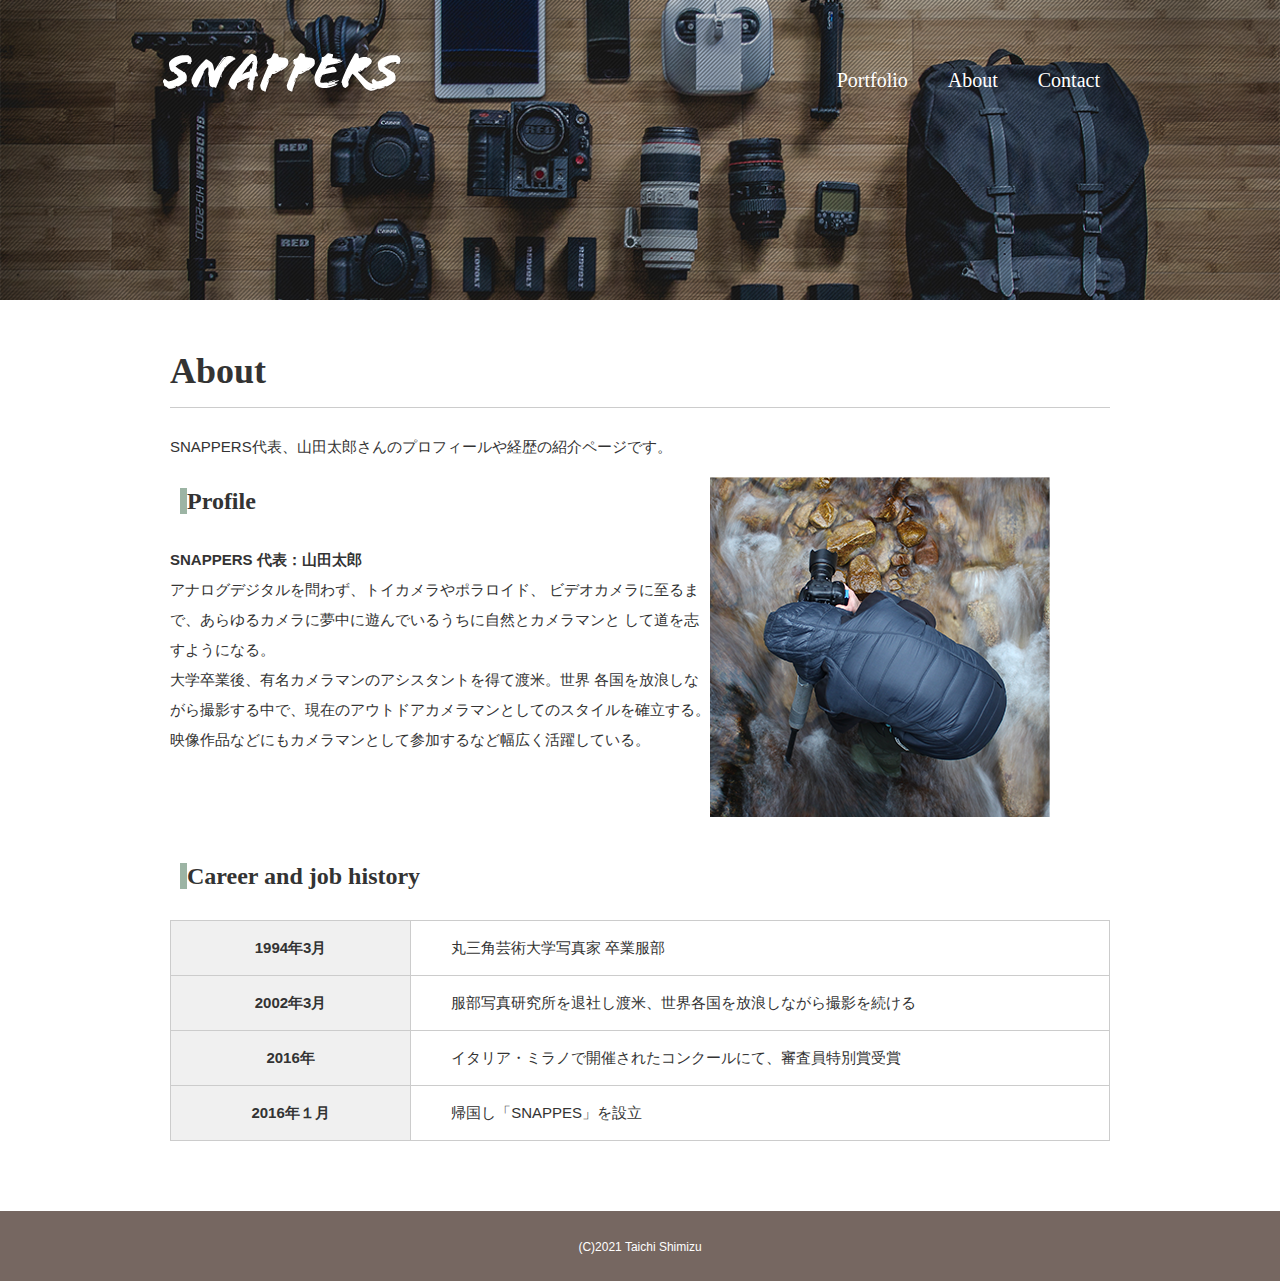
<file: about.html>
<!DOCTYPE html>
<html>
<head>
<meta charset="UTF-8">
<title>サンプル</title>
<link rel="stylesheet" href="css/style.css">
<link rel="stylesheet" href="css/animation.css">
</head>
<body id="about">
    <!-- header始まり -->
    <header>
      <div class="logo">
        <a href="index.html"><img src="images/logo.png" alt="SNAPPERS"></a>
      </div>
    <div class="sp_wrap">
      <button class="btn-menu">メニュー</button>
      <nav class="sp_nav">
        <ul class="sp_ul">
          <li><a href="portfolio.html">Portfolio</a></li>
          <li><a href="about.html">About</a></li>
          <li><a href="contact.html">Contact</a></li>
        </ul>
      </nav>
    </div>
      <nav>
        <ul class="pc_global-nav">
          <li><a href="portfolio.html">Portfolio</a></li>
          <li><a href="about.html">About</a></li>
          <li><a href="contact.html">Contact</a></li>
        </ul>
      </nav>
    </header>
    <!-- header終わり -->

  <!-- wrap始まり -->
  <div id="wrap">
    <div class="content">
      <div class="main-center">
        <h1>About</h1>
        <p>SNAPPERS代表、山田太郎さんのプロフィールや経歴の紹介ページです。</p>
        <section class="profile clearfix">
          <div class="profile-txt">
            <h2 class="icon">Profile</h2>
            <p><span>SNAPPERS 代表：山田太郎</span><br>アナログデジタルを問わず、トイカメラやポラロイド、
            ビデオカメラに至るまで、あらゆるカメラに夢中に遊んでいるうちに自然とカメラマンと
          して道を志すようになる。<br>大学卒業後、有名カメラマンのアシスタントを得て渡米。世界
        各国を放浪しながら撮影する中で、現在のアウトドアカメラマンとしてのスタイルを確立する。
      映像作品などにもカメラマンとして参加するなど幅広く活躍している。</p>
          </div>
        <img src="images/about-profile.png" alt="山田太郎のプロフィール画像" class="profile-img">
        </section>
        <section class="career">
          <h2 class="icon">Career and job history</h2>
          <table>
            <tr>
              <th>1994年3月</th>
              <td>丸三角芸術大学写真家 卒業服部</td>
            </tr>
            <tr>
              <th>2002年3月</th>
              <td>服部写真研究所を退社し渡米、世界各国を放浪しながら撮影を続ける</td>
            </tr>
            <tr>
              <th>2016年</th>
              <td>イタリア・ミラノで開催されたコンクールにて、審査員特別賞受賞</td>
            </tr>
            <tr>
              <th>2016年１月</th>
                <td>帰国し「SNAPPES」を設立</td>
            </tr>
          </table>
        </section>
      </div>
    </div>
  </div>
  <!-- wrap終わり -->
  
  <!-- footer始まり -->
  <footer>
    <small>(C)2021 Taichi Shimizu</small>
  </footer>
  <!-- footer終わり -->
  <script src="js/main.js"></script>
  <script src="js/text-animation.js"></script>
</body>
</html>
</file>
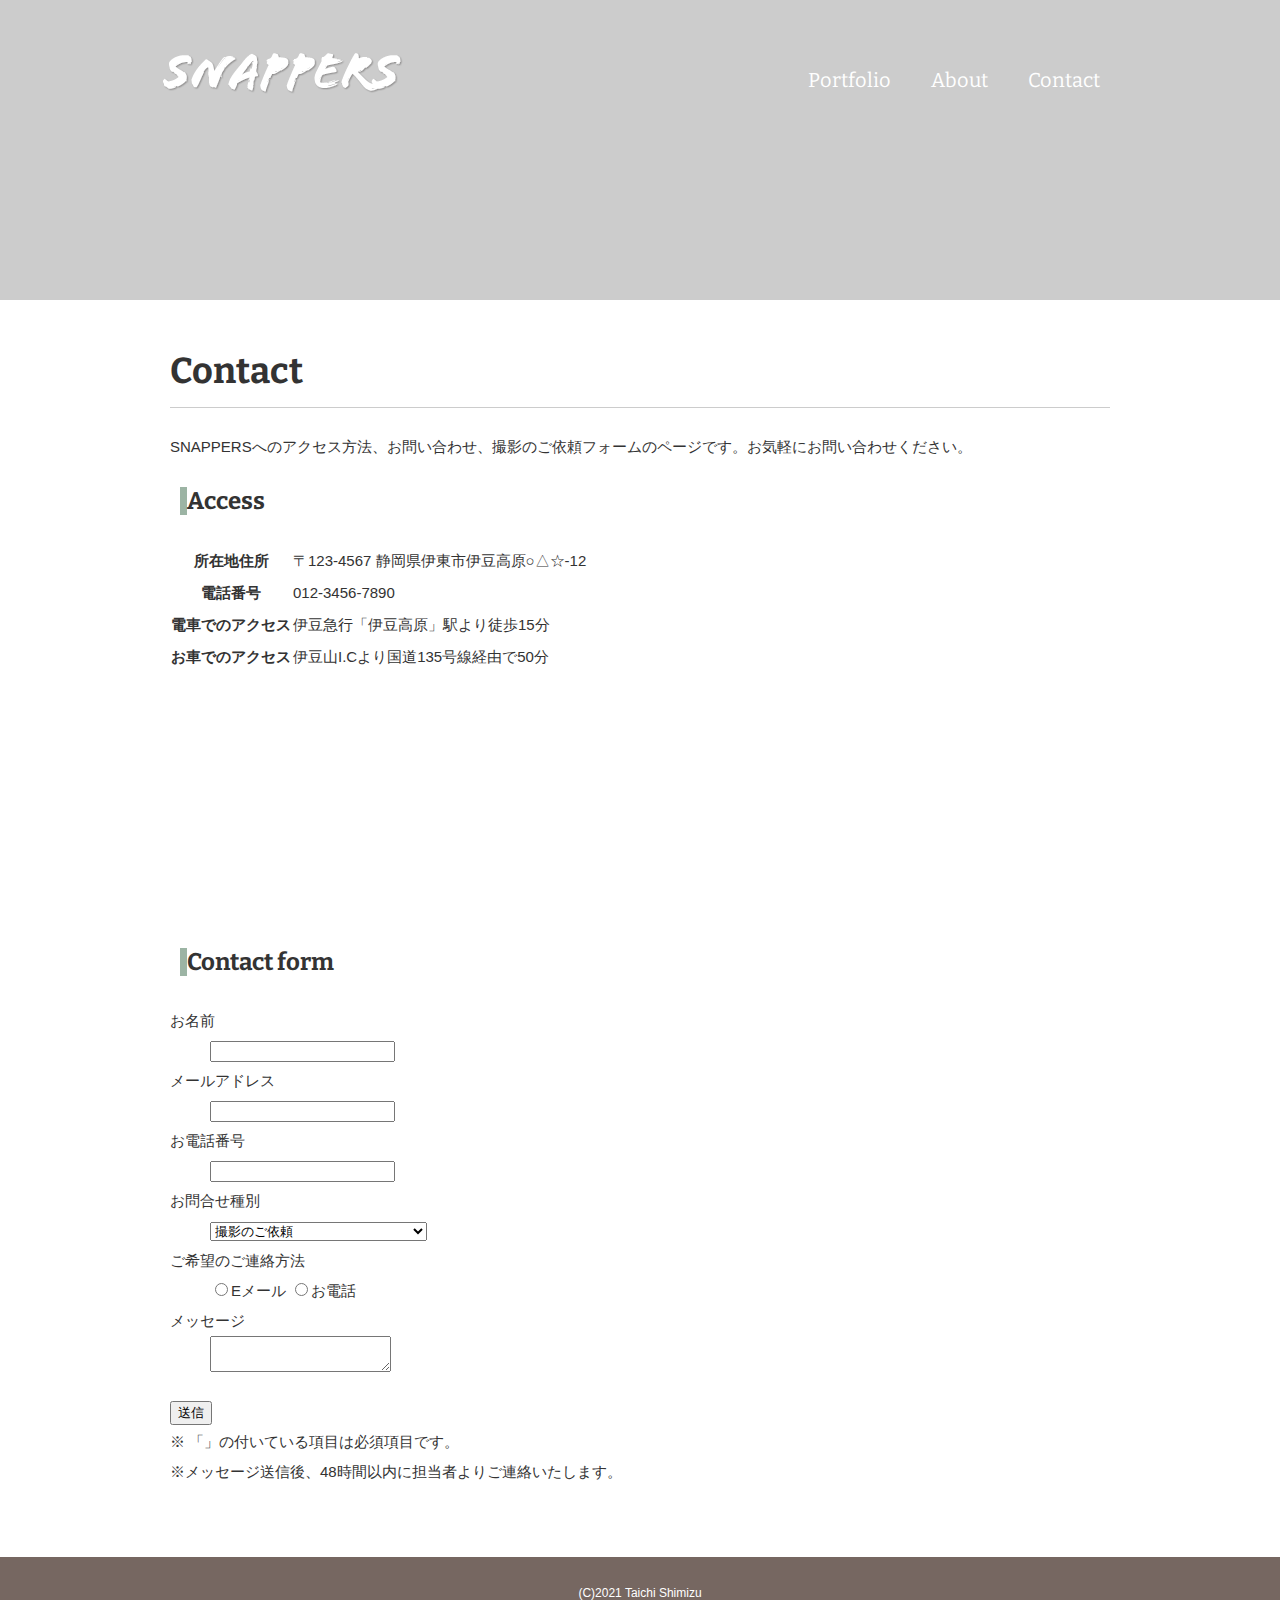
<file: contact.html>
<!DOCTYPE html>
<html>
<head>
<meta charset="UTF-8">
<title>Contact｜風景写真家「SNAPPERS」</title>
<link href="https://fonts.googleapis.com/css?family=Bitter:400,700" rel="stylesheet">
<link href="css/style.css" rel="stylesheet">
<link href="css/animation.css" rel="stylesheet">
</head>
<body id="contact">
  
   <!-- header始まり -->
   <header>
    <div class="logo">
      <a href="index.html"><img src="images/logo.png" alt="SNAPPERS"></a>
    </div>
  <div class="sp_wrap">
    <button class="btn-menu">メニュー</button>
    <nav class="sp_nav">
      <ul class="sp_ul">
        <li><a href="portfolio.html">Portfolio</a></li>
        <li><a href="about.html">About</a></li>
        <li><a href="contact.html">Contact</a></li>
      </ul>
    </nav>
  </div>
    <nav>
      <ul class="pc_global-nav">
        <li><a href="portfolio.html">Portfolio</a></li>
        <li><a href="about.html">About</a></li>
        <li><a href="contact.html">Contact</a></li>
      </ul>
    </nav>
  </header>
  <!-- header終わり -->

  <!-- wrap始まり -->
  <div id="wrap">
    <div class="content">
      <div class="main-center">
        <h1>Contact</h1>
        <p>SNAPPERSへのアクセス方法、お問い合わせ、撮影のご依頼フォームのページです。お気軽にお問い合わせください。</p>
        <section class="access clearfix">
          <h2 class="icon">Access</h2>
          <table>
            <tr>
              <th>所在地住所</th>
              <td>〒123-4567 静岡県伊東市伊豆高原○△☆-12</td>
            </tr>
            <tr>
              <th>電話番号</th>
              <td>012-3456-7890</td>
            </tr>
            <tr>
              <th>電車でのアクセス</th>
              <td>伊豆急行「伊豆高原」駅より徒歩15分</td>
            </tr>
            <tr>
              <th>お車でのアクセス</th>
              <td>伊豆山I.Cより国道135号線経由で50分</td>
            </tr>
          </table>
          <iframe src="https://www.google.com/maps/embed?pb=!1m18!1m12!1m3!1d3273.1425016216936!2d139.1061616154649!3d34.87776778122144!2m3!1f0!2f0!3f0!3m2!1i1024!2i768!4f13.1!3m3!1m2!1s0x6019dcd319ce2d9f%3A0xbc111be9ad0e0569!2z5LyK6LGG6auY5Y6f!5e0!3m2!1sja!2sjp!4v1494779533095" width="460" height="220" frameborder="0" style="border:0" allowfullscreen></iframe>
        </section>
        <section>
          <h2 class="icon">Contact form</h2>
          <div class="form">
            <form>
              <dl>
                <dt><span class="required">お名前</span></dt>
                <dd><input type="text" name="name" class="name" required></dd>
                <dt><span class="required">メールアドレス</span></dt>
                <dd><input type="email" name="email" class="email" required></dd>
                <dt>お電話番号</dt>
                <dd><input type="tel" name="tel" class="tel"></dd>
                <dt>お問合せ種別</dt>
                <dd>
                  <select name="type" class="type">
                    <option value="撮影のご依頼">撮影のご依頼</option>
                    <option value="講演・各種メディア出演のご依頼">講演・各種メディア出演のご依頼</option>
                    <option value="その他お問い合わせ">その他お問い合わせ</option>
                  </select>
                </dd>
                <dt>ご希望のご連絡方法</dt>
                <dd>
                  <input type="radio" name="contact" value="Eメール">Eメール
                  <input type="radio" name="contact" value="お電話">お電話
                </dd>
                <dt>メッセージ</dt>
                <dd><textarea name="message" class="message"></textarea></dd>
              </dl>
              <button type="submit">送信</button>
            </form>
            <div class="attention">
              <p>※ 「<span class="required"></span>」の付いている項目は必須項目です。<br>※メッセージ送信後、48時間以内に担当者よりご連絡いたします。</p>
            </div>
          </div>
        </section>
      </div>
    </div>
  </div>
  <!-- wrap終わり -->
  
  <!-- footer始まり -->
  <footer>
    <small>(C)2021 Taichi Shimizu</small>
  </footer>
  <!-- footer終わり -->
  <script src="js/main.js"></script>
  <script src="js/text-animation.js"></script>
</body>
</html>
</file>
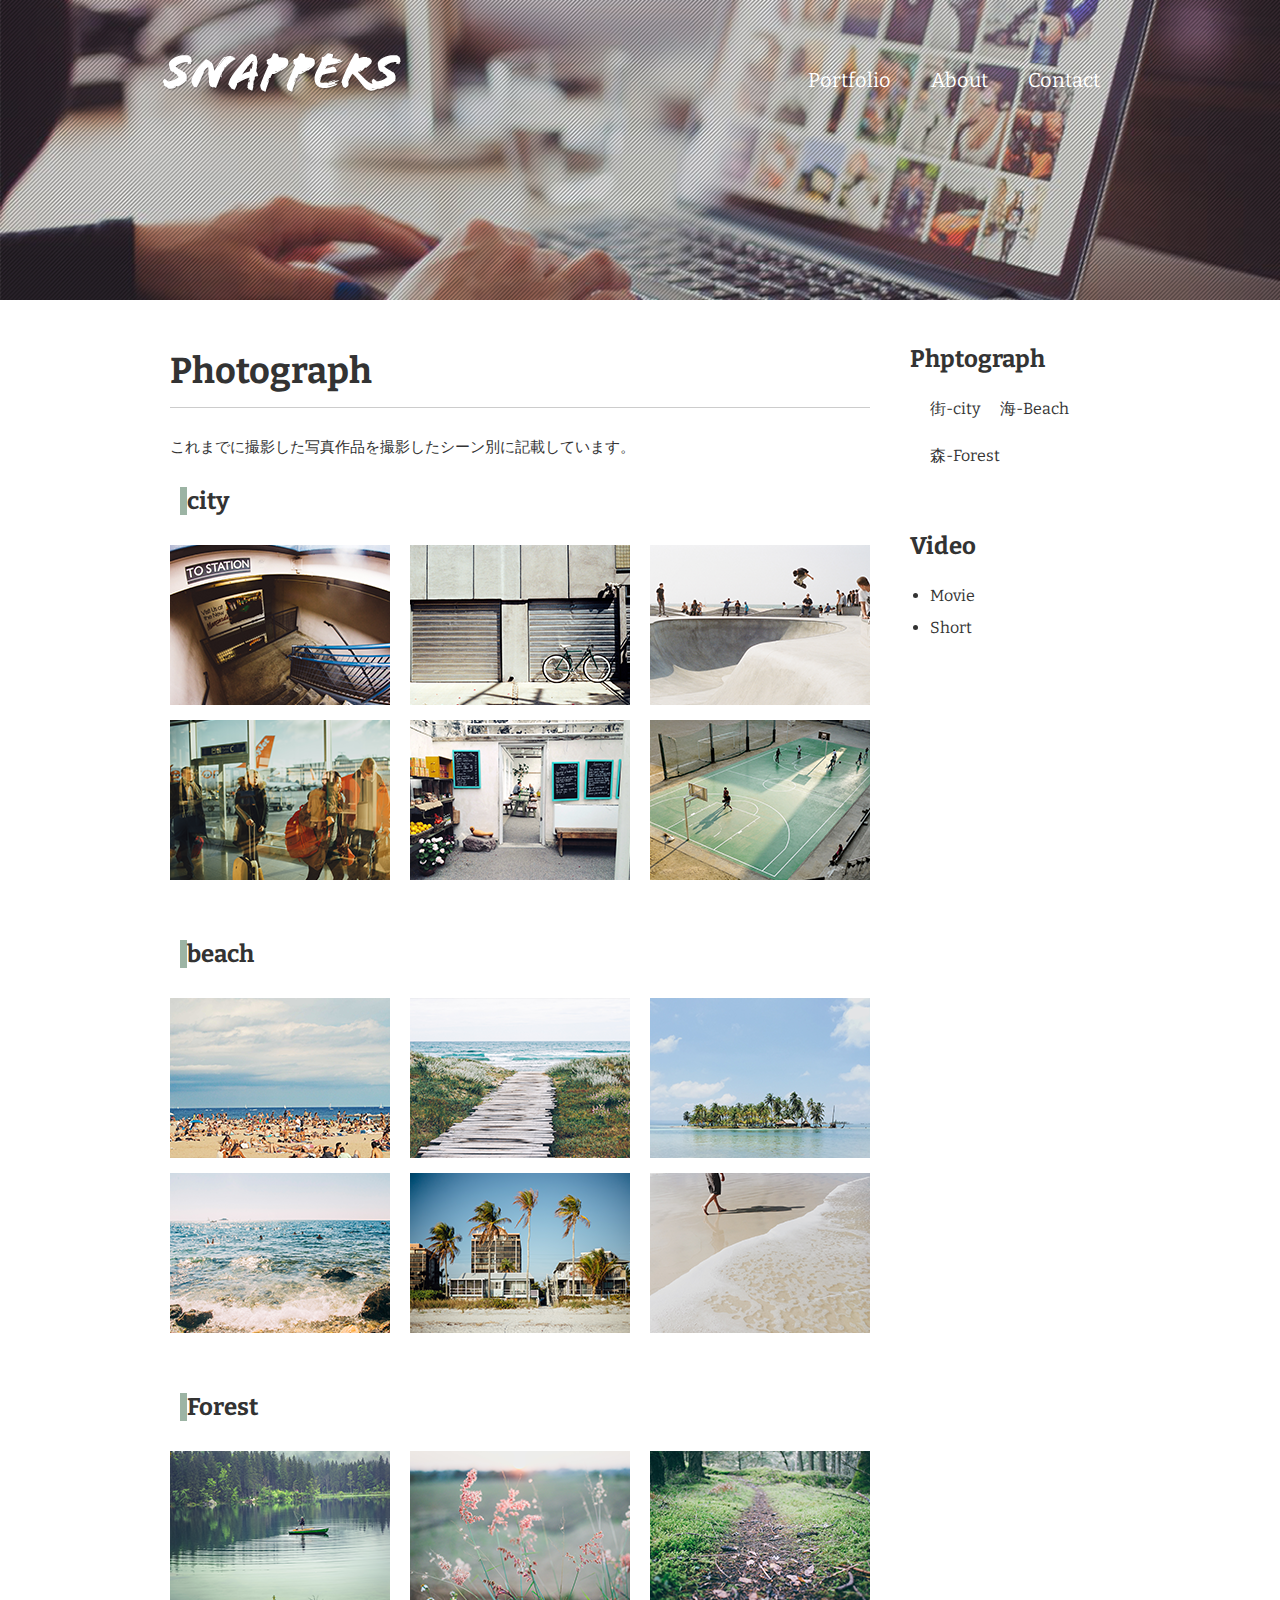
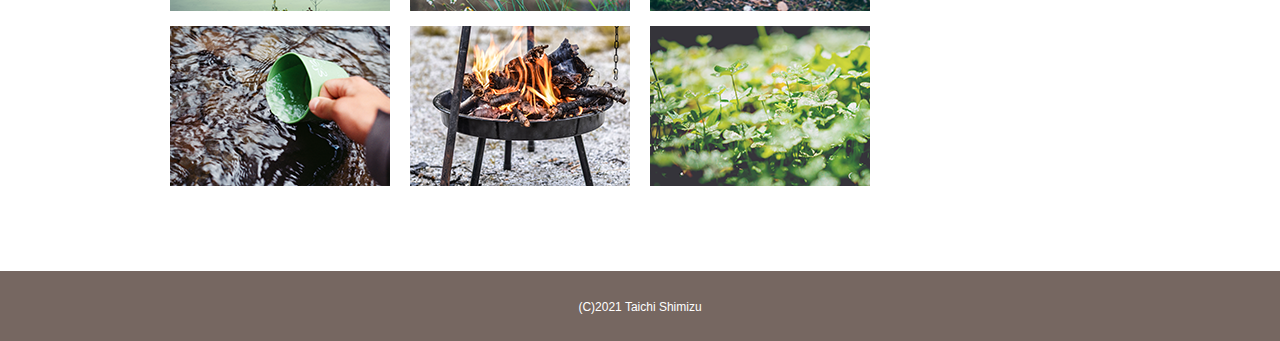
<file: photograph.html>
<!DOCTYPE html>
<html>
<head>
<meta charset="UTF-8">
<title>サンプルページ</title>
<link href="https://fonts.googleapis.com/css?family=Bitter:400,700" rel="stylesheet">
<link href="css/style.css" rel="stylesheet">
<link href="css/Textanimation.css" rel="stylesheet">
</head>
<body id="photograph">
  <!-- header始まり -->
  <header>
    <div class="logo">
      <a href="index.html"><img src="images/logo.png" alt="SNAPPERS"></a>
    </div>
  <div class="sp_wrap">
    <button class="btn-menu">メニュー</button>
    <nav class="sp_nav">
      <ul class="sp_ul">
        <li><a href="portfolio.html">Portfolio</a></li>
        <li><a href="about.html">About</a></li>
        <li><a href="contact.html">Contact</a></li>
      </ul>
    </nav>
  </div>
    <nav>
      <ul class="pc_global-nav">
        <li><a href="portfolio.html">Portfolio</a></li>
        <li><a href="about.html">About</a></li>
        <li><a href="contact.html">Contact</a></li>
      </ul>
    </nav>
  </header>
  <!-- header終わり -->

  
  <!-- wrap始まり -->
  <div id="wrap" class="clearfix">
    <div class="content">
      <div class="main">
        <h1>Photograph</h1>
        <p>これまでに撮影した写真作品を撮影したシーン別に記載しています。</p>
        <section id="city container">
          <h2 class="icon">city</h2>
          <ul class="clearfix photograph-list">
            <li><img class="cover-slide hover-darken" class="cover-slide hover-darken" src="images/photograph-city-01.png" alt="駅の階段"></li>
            <li><img class="cover-slide hover-darken" class="cover-slide hover-darken" src="images/photograph-city-02.png" alt="自転車とシャッター"></li>
            <li><img class="cover-slide hover-darken" class="cover-slide hover-darken" src="images/photograph-city-03.png" alt="スケートパーク"></li>
            <li><img class="cover-slide hover-darken" class="cover-slide hover-darken" src="images/photograph-city-04.png" alt="エアポート"></li>
            <li><img class="cover-slide hover-darken" src="images/photograph-city-05.png" alt="雑貨を扱う店舗"></li>
            <li><img class="cover-slide hover-darken" src="images/photograph-city-06.png" alt="ストリートバスケ"></li>
          </ul>
        </section>
        <section id="beach">
          <h2 class="icon">beach</h2>
          <ul class="clearfix photograph-list">
            <li><img class="cover-slide hover-darken" src="images/photograph-beach-01.png" alt="海水浴場"></li>
            <li><img class="cover-slide hover-darken" src="images/photograph-beach-02.png" alt="ビーチへ続く道"></li>
            <li><img class="cover-slide hover-darken" src="images/photograph-beach-03.png" alt="離れ小島"></li>
            <li><img class="cover-slide hover-darken" src="images/photograph-beach-04.png" alt="岩場と波"></li>
            <li><img class="cover-slide hover-darken" src="images/photograph-beach-05.png" alt="ヤシの木"></li>
            <li><img class="cover-slide hover-darken" src="images/photograph-beach-06.png" alt="波打ち際"></li>
          </ul>
        </section>
        <section id="forest">
          <h2 class="icon">Forest</h2>
          <ul class="clearfix photograph-list">
            <li><img class="cover-slide hover-darken" src="images/photograph-forest-01.png" alt="池と小舟"></li>
            <li><img class="cover-slide hover-darken" src="images/photograph-forest-02.png" alt="華麗な花"></li>
            <li><img class="cover-slide hover-darken" src="images/photograph-forest-03.png" alt="森"></li>
            <li><img class="cover-slide hover-darken" src="images/photograph-forest-04.png" alt="カップ"></li>
            <li><img class="cover-slide hover-darken" src="images/photograph-forest-05.png" alt="焚き火台"></li>
            <li><img class="cover-slide hover-darken" src="images/photograph-forest-06.png" alt="若葉"></li>
          </ul>
        </section>
      </div>
      <aside class="sidebar">
        <section>
          <h2>Phptograph</h2>
          <ul class="clearfix photograph-list">
            <li><a href="photograph.html#city">街-city</a></li>
            <li><a href="photograph.html#beach">海-Beach</a></li>
            <li><a href="photograph.html#forest">森-Forest</a></li>
          </ul>
        </section>
        <section>
          <h2>Video</h2>
          <ul>
            <li><a href="video.html">Movie</a></li>
            <li><a href="video.html">Short</a></li>
          </ul>
        </section>
      </aside>
    </div>
  </div>
  <!-- wrap終わり -->
  
  <!-- footer始まり -->
  <footer>
    <small>(C)2021 Taichi Shimizu</small>
  </footer>
  <!-- footer終わり -->
  <script src="js/main.js"></script>
  <script src="js/text-animation.js"></script>
  <script src="js/scroll-polyfill.js"></script>
  <script src="js/TweenMax.min.js"></script>
  <script src="js/scroll.js"></script>
</body>
</html>
</file>
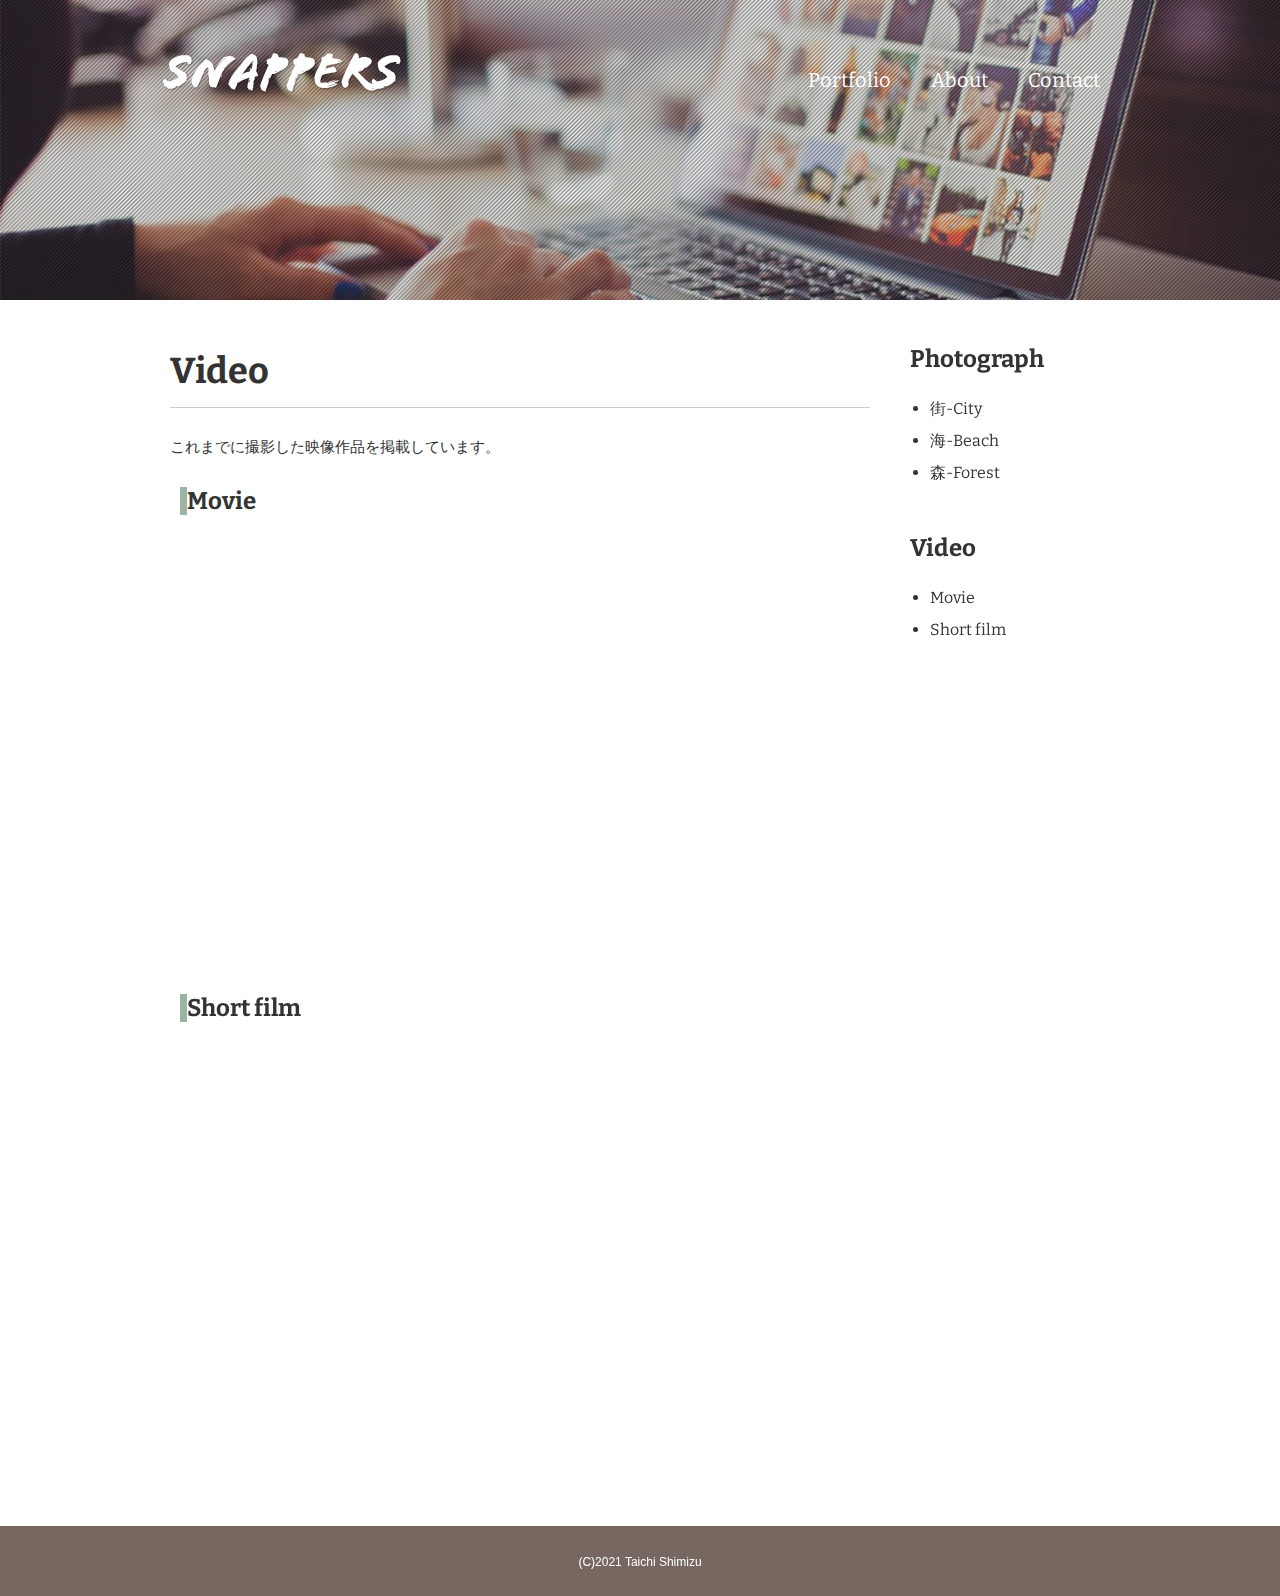
<file: video.html>
<!DOCTYPE html>
<html>
<head>
<meta charset="UTF-8">
<title>Video｜風景写真家「SNAPPERS」</title>
<link href="https://fonts.googleapis.com/css?family=Bitter:400,700" rel="stylesheet">
<link href="css/style.css" rel="stylesheet">
<link href="css/animation.css" rel="stylesheet">
</head>
<body id="video">
  
  <!-- header始まり -->
  <header>
    <div class="logo">
      <a href="index.html"><img src="images/logo.png" alt="SNAPPERS"></a>
    </div>
  <div class="sp_wrap">
    <button class="btn-menu">メニュー</button>
    <nav class="sp_nav">
      <ul class="sp_ul">
        <li><a href="portfolio.html">Portfolio</a></li>
        <li><a href="about.html">About</a></li>
        <li><a href="contact.html">Contact</a></li>
      </ul>
    </nav>
  </div>
    <nav>
      <ul class="pc_global-nav">
        <li><a href="portfolio.html">Portfolio</a></li>
        <li><a href="about.html">About</a></li>
        <li><a href="contact.html">Contact</a></li>
      </ul>
    </nav>
  </header>
  <!-- header終わり -->

  
  <!-- wrap始まり -->
  <div id="wrap" class="clearfix">
    <div class="content">
      <div class="main">
        <h1>Video</h1>
        <p>これまでに撮影した映像作品を掲載しています。</p>
        <section id="movie">
          <h2 class="icon">Movie</h2>
          <iframe width="700" height="394" src="https://www.youtube.com/embed/gUnK_xeUPgg" title="YouTube video player" frameborder="0" allow="accelerometer; autoplay; clipboard-write; encrypted-media; gyroscope; picture-in-picture" allowfullscreen></iframe>
        </section>
				<section id="short-film">
          <h2 class="icon">Short film</h2>
          <iframe width="700" height="394" src="https://www.youtube.com/embed/OG2eGVt6v2o" title="YouTube video player" frameborder="0" allow="accelerometer; autoplay; clipboard-write; encrypted-media; gyroscope; picture-in-picture" allowfullscreen></iframe>
        </section>
      </div>
      <aside class="sidebar">
        <section>
          <h2>Photograph</h2>
          <ul>
            <li><a href="photograph.html#city">街-City</a></li>
            <li><a href="photograph.html#beach">海-Beach</a></li>
            <li><a href="photograph.html#forest">森-Forest</a></li>
          </ul>
        </section>
        <section>
          <h2>Video</h2>
          <ul>
            <li><a href="video.html#movie">Movie</a></li>
            <li><a href="video.html#short-film">Short film</a></li>
          </ul>
        </section>
      </aside>
    </div>
  </div>
  <!-- wrap終わり -->
  
  <!-- footer始まり -->
  <footer>
    <small>(C)2021 Taichi Shimizu</small>
  </footer>
  <!-- footer終わり -->
  <script src="js/main.js"></script>
  <script src="js/text-animation.js"></script>
</body>
</html>
</file>
<file: css/style.css>
@charset "UTF-8";
html {
  font-family: "Teko", sans-serif;
}

body {
  margin: 0;
  padding: 0;
  background-color: #ccc;
  color: #333;
  font-size: 15px;
  line-height: 2;
}

h1,
h2,
h3,
h4,
h5,
h6,
p {
  margin-top: 0;
}

img {
  vertical-align: bottom;
}

ul {
  margin: 0;
  padding: 0;
}

a {
  color: #3583aa;
  text-decoration: none;
}

a:visited {
  color: #788d98;
}

a:hover {
  text-decoration: underline;
}

header {
  width: 960px;
  height: 100px;
  margin: 0 auto;
}

.logo {
  float: left;
  margin-top: 50px;
}

.sp_wrap {
  display: none;
}

.pc_global-nav {
  float: right;
  margin-top: 60px;
}

.pc_global-nav li {
  float: left;
  margin: 0 20px;
  font-size: 20px;
  list-style: none;
  font-family: Bitter, serif;
}

.pc_global-nav li a {
  color: #fff;
}

.pc_global-nav li a:hover {
  border-bottom: 2px solid #fff;
  padding-bottom: 3px;
  text-decoration: none;
}

#wrap {
  clear: both;
}

.content {
  width: 960px;
  margin: 0 auto;
}

footer {
  text-align: center;
  color: #fff;
  padding: 20px 0;
}

footer small {
  font-size: 12px;
}

#index h1 {
  font-size: 100px;
  line-height: 1;
  color: #fff;
  font-family: Bitter, serif;
  margin-bottom: 50px;
}

#index .content {
  margin-top: 150px;
}

#index p {
  font-size: 16px;
  color: #fff;
}

.btn a {
  background-color: #009cd3;
  color: #fff;
  font-size: 20px;
  font-family: Bitter, serif;
  width: 185px;
  display: block;
  text-align: center;
  line-height: 50px;
  margin-top: 20px;
  border-radius: 5%;
  border: 3px solid #009cd3;
}

.btn a:hover {
  text-decoration: none;
}

.btn a:hover {
  text-decoration: none;
  background-color: #fff;
  color: #009cd3;
}

#index footer {
  width: 960px;
  margin: 150px auto 0;
  text-align: center;
}

#index {
  background-repeat: no-repeat;
  background-position: center center;
  background-attachment: fixed;
  background-size: cover;
}

#about {
  background-image: url("../images/bg-about.jpg");
  background-repeat: no-repeat;
  background-position: center top;
  background-attachment: fixed;
  background-size: 100% auto;
}

#wrap {
  clear: both;
  background-color: #fff;
  margin-top: 200px;
  padding: 35px 0;
}

.main-center {
  width: 940px;
  margin: 0 auto;
}

h1 {
  font-family: Bitter, serif;
  font-size: 36px;
  border-bottom: 1px solid #ccc;
}

h2 {
  font-family: Bitter, serif;
  font-size: 24px;
}

.icon::before {
  content: "";
  padding-right: 10px;
  border-right: 7px solid #9cb4a4;
}

#about .profile-txt {
  width: 540px;
  float: left;
}

#about .profile-txt span {
  font-weight: 700;
}

#about .profile-image {
  float: right;
}

.clearfix:after {
  content: "";
  display: block;
  clear: both;
}

section {
  margin-bottom: 35px;
}

#about .career th {
  width: 240px;
  background-color: #f0f0f0;
  padding: 12px 0;
  border: 1px solid #ccc;
}

#about .career td {
  width: 660px;
  padding: 12px 0 12px 40px;
  border: 1px solid #ccc;
}

table {
  border-spacing: 0;
  border-collapse: collapse;
}

footer {
  text-align: center;
  color: #fff;
  padding: 20px 0;
  background-color: #766761;
}

#index #wrap {
  background-color: transparent;
  margin: 0;
  padding: 0;
}

#index h1 {
  font-size: 100px;
  line-height: 1;
  color: #fff;
  font-family: Bitter, serif;
  border: none;
}

#index footer {
  width: 960px;
  margin: 150px auto 0;
  text-align: left;
  background-color: transparent;
}

#portfolio {
  background-image: url("../images/bg-portfolio.jpg");
  background-repeat: no-repeat;
  background-position: center top;
  background-attachment: fixed;
  background-size: 100% auto;
}

.main {
  width: 700px;
  margin: 0 10px;
  float: left;
}

.sidebar {
  width: 200px;
  margin: 0 10px 0 30px;
  float: right;
  font-family: Bitter, serif;
}

a img:hover {
  opacity: .8;
}

.sidebar h2 {
  margin-bottom: 10px;
}

.sidebar ul {
  font-size: 16px;
  margin-left: 20px;
}

.sidebar ul a {
  color: #333;
}

#photograph {
  background-image: url("../images/bg-photograph.jpg");
  background-repeat: no-repeat;
  background-position: center top;
  background-attachment: fixed;
  background-size: 100% auto;
}

#photograph .photograph-list li {
  float: left;
  list-style: none;
  margin: 0 20px 15px 0;
}

#photograph .photograph-list li:nth-child(3n) {
  margin-right: 0;
}

#video {
  background-image: url("../images/bg-photograph.jpg");
  background-repeat: no-repeat;
  background-position: center top;
  background-attachment: fixed;
  background-size: 100% auto;
}

@media screen and (max-width: 480px){
  header {
    width: 100%;
  }
  .logo {
    display: none;
  }
  .pc_global-nav {
    display: none;
  }
  .sp_wrap {
    display: block;
    background: #333;
    padding: .5rem;
    text-align: right;
  }
  .sp_ul a {
    color: #fff;
    text-decoration: none;
    white-space: nowrap;
  }
  .sp_ul a:hover {
    opacity: 0.5;
    -webkit-transition: 0.3s;
    transition: 0.3s;
    border-bottom: 2px solid #fff;
    padding-bottom: 3px;
  }
  sp_ul li {
    margin: 2rem 0;
  }
  /* ボタン */
  .btn-menu {
    border: 1px solid #999;
    background: transparent;
    color: #fff;
    padding: .5rem 1rem;
    font-size: 1rem;
    cursor: pointer;
    line-height: 1;
  }
  /* メニュー */
  .sp_nav {
    background: #0bd;
    position: absolute;
    z-index: 1;
    top: 3.125rem;
    right: 0;
    overflow-x: hidden;
    text-align: center;
    width: 0;
    -webkit-transition: 0.5s;
    transition: 0.5s;
  }
  /* メニューを開いた時 */
  nav.open-menu {
    width: 100%;
  }
}
/*# sourceMappingURL=style.css.map */
</file>
<file: css/animation.css>
html {
  font-family: "Teko", sans-serif;
}

body {
  margin: 0;
}

.animate-title,
.tween-animate-title {
  opacity: 0;
  font-size: 2em;
}

.animate-title.inview,
.tween-animate-title.inview {
  opacity: 1;
}

.animate-title.inview .char,
.tween-animate-title.inview .char {
  display: inline-block;
}

.animate-title .char,
.tween-animate-title .char {
  opacity: 0;
}

.animate-title.inview .char {
  -webkit-animation-name: kf-animate-chars;
          animation-name: kf-animate-chars;
  -webkit-animation-duration: 0.5s;
          animation-duration: 0.5s;
  -webkit-animation-timing-function: cubic-bezier(0.39, 1.57, 0.58, 1);
          animation-timing-function: cubic-bezier(0.39, 1.57, 0.58, 1);
  -webkit-animation-delay: 0s;
          animation-delay: 0s;
  -webkit-animation-iteration-count: 1;
          animation-iteration-count: 1;
  -webkit-animation-direction: normal;
          animation-direction: normal;
  -webkit-animation-fill-mode: both;
          animation-fill-mode: both;
}

.animate-title.inview .char:nth-child(1) {
  -webkit-animation-delay: 0.04s;
          animation-delay: 0.04s;
}

.animate-title.inview .char:nth-child(2) {
  -webkit-animation-delay: 0.08s;
          animation-delay: 0.08s;
}

.animate-title.inview .char:nth-child(3) {
  -webkit-animation-delay: 0.12s;
          animation-delay: 0.12s;
}

.animate-title.inview .char:nth-child(4) {
  -webkit-animation-delay: 0.16s;
          animation-delay: 0.16s;
}

.animate-title.inview .char:nth-child(5) {
  -webkit-animation-delay: 0.2s;
          animation-delay: 0.2s;
}

.animate-title.inview .char:nth-child(6) {
  -webkit-animation-delay: 0.24s;
          animation-delay: 0.24s;
}

.animate-title.inview .char:nth-child(7) {
  -webkit-animation-delay: 0.28s;
          animation-delay: 0.28s;
}

.animate-title.inview .char:nth-child(8) {
  -webkit-animation-delay: 0.32s;
          animation-delay: 0.32s;
}

.animate-title.inview .char:nth-child(9) {
  -webkit-animation-delay: 0.36s;
          animation-delay: 0.36s;
}

.animate-title.inview .char:nth-child(10) {
  -webkit-animation-delay: 0.4s;
          animation-delay: 0.4s;
}

.animate-title.inview .char:nth-child(11) {
  -webkit-animation-delay: 0.44s;
          animation-delay: 0.44s;
}

.animate-title.inview .char:nth-child(12) {
  -webkit-animation-delay: 0.48s;
          animation-delay: 0.48s;
}

.animate-title.inview .char:nth-child(13) {
  -webkit-animation-delay: 0.52s;
          animation-delay: 0.52s;
}

.animate-title.inview .char:nth-child(14) {
  -webkit-animation-delay: 0.56s;
          animation-delay: 0.56s;
}

.animate-title.inview .char:nth-child(15) {
  -webkit-animation-delay: 0.6s;
          animation-delay: 0.6s;
}

.animate-title.inview .char:nth-child(16) {
  -webkit-animation-delay: 0.64s;
          animation-delay: 0.64s;
}

.animate-title.inview .char:nth-child(17) {
  -webkit-animation-delay: 0.68s;
          animation-delay: 0.68s;
}

.animate-title.inview .char:nth-child(18) {
  -webkit-animation-delay: 0.72s;
          animation-delay: 0.72s;
}

.animate-title.inview .char:nth-child(19) {
  -webkit-animation-delay: 0.76s;
          animation-delay: 0.76s;
}

.animate-title.inview .char:nth-child(20) {
  -webkit-animation-delay: 0.8s;
          animation-delay: 0.8s;
}

.animate-title.inview .char:nth-child(21) {
  -webkit-animation-delay: 0.84s;
          animation-delay: 0.84s;
}

.animate-title.inview .char:nth-child(22) {
  -webkit-animation-delay: 0.88s;
          animation-delay: 0.88s;
}

.animate-title.inview .char:nth-child(23) {
  -webkit-animation-delay: 0.92s;
          animation-delay: 0.92s;
}

.animate-title.inview .char:nth-child(24) {
  -webkit-animation-delay: 0.96s;
          animation-delay: 0.96s;
}

.animate-title.inview .char:nth-child(25) {
  -webkit-animation-delay: 1s;
          animation-delay: 1s;
}

.animate-title.inview .char:nth-child(26) {
  -webkit-animation-delay: 1.04s;
          animation-delay: 1.04s;
}

.animate-title.inview .char:nth-child(27) {
  -webkit-animation-delay: 1.08s;
          animation-delay: 1.08s;
}

.animate-title.inview .char:nth-child(28) {
  -webkit-animation-delay: 1.12s;
          animation-delay: 1.12s;
}

.animate-title.inview .char:nth-child(29) {
  -webkit-animation-delay: 1.16s;
          animation-delay: 1.16s;
}

.animate-title.inview .char:nth-child(30) {
  -webkit-animation-delay: 1.2s;
          animation-delay: 1.2s;
}

@-webkit-keyframes kf-animate-chars {
  0% {
    opacity: 0;
    -webkit-transform: translateY(-50%);
            transform: translateY(-50%);
  }
  100% {
    opacity: 1;
    -webkit-transform: translateY(0);
            transform: translateY(0);
  }
}

@keyframes kf-animate-chars {
  0% {
    opacity: 0;
    -webkit-transform: translateY(-50%);
            transform: translateY(-50%);
  }
  100% {
    opacity: 1;
    -webkit-transform: translateY(0);
            transform: translateY(0);
  }
}
/*# sourceMappingURL=animation.css.map */
</file>
<file: css/Textanimation.css>
html {
  font-family: "Teko", sans-serif;
}

body {
  margin: 0;
}

.animate-title,
.tween-animate-title {
  opacity: 0;
  font-size: 2em;
}

.animate-title.inview,
.tween-animate-title.inview {
  opacity: 1;
}

.animate-title.inview .char,
.tween-animate-title.inview .char {
  display: inline-block;
}

.animate-title .char,
.tween-animate-title .char {
  opacity: 0;
}

.animate-title.inview .char {
  -webkit-animation-name: kf-animate-chars;
          animation-name: kf-animate-chars;
  -webkit-animation-duration: 0.5s;
          animation-duration: 0.5s;
  -webkit-animation-timing-function: cubic-bezier(0.39, 1.57, 0.58, 1);
          animation-timing-function: cubic-bezier(0.39, 1.57, 0.58, 1);
  -webkit-animation-delay: 0s;
          animation-delay: 0s;
  -webkit-animation-iteration-count: 1;
          animation-iteration-count: 1;
  -webkit-animation-direction: normal;
          animation-direction: normal;
  -webkit-animation-fill-mode: both;
          animation-fill-mode: both;
}

.animate-title.inview .char:nth-child(1) {
  -webkit-animation-delay: 0.04s;
          animation-delay: 0.04s;
}

.animate-title.inview .char:nth-child(2) {
  -webkit-animation-delay: 0.08s;
          animation-delay: 0.08s;
}

.animate-title.inview .char:nth-child(3) {
  -webkit-animation-delay: 0.12s;
          animation-delay: 0.12s;
}

.animate-title.inview .char:nth-child(4) {
  -webkit-animation-delay: 0.16s;
          animation-delay: 0.16s;
}

.animate-title.inview .char:nth-child(5) {
  -webkit-animation-delay: 0.2s;
          animation-delay: 0.2s;
}

.animate-title.inview .char:nth-child(6) {
  -webkit-animation-delay: 0.24s;
          animation-delay: 0.24s;
}

.animate-title.inview .char:nth-child(7) {
  -webkit-animation-delay: 0.28s;
          animation-delay: 0.28s;
}

.animate-title.inview .char:nth-child(8) {
  -webkit-animation-delay: 0.32s;
          animation-delay: 0.32s;
}

.animate-title.inview .char:nth-child(9) {
  -webkit-animation-delay: 0.36s;
          animation-delay: 0.36s;
}

.animate-title.inview .char:nth-child(10) {
  -webkit-animation-delay: 0.4s;
          animation-delay: 0.4s;
}

.animate-title.inview .char:nth-child(11) {
  -webkit-animation-delay: 0.44s;
          animation-delay: 0.44s;
}

.animate-title.inview .char:nth-child(12) {
  -webkit-animation-delay: 0.48s;
          animation-delay: 0.48s;
}

.animate-title.inview .char:nth-child(13) {
  -webkit-animation-delay: 0.52s;
          animation-delay: 0.52s;
}

.animate-title.inview .char:nth-child(14) {
  -webkit-animation-delay: 0.56s;
          animation-delay: 0.56s;
}

.animate-title.inview .char:nth-child(15) {
  -webkit-animation-delay: 0.6s;
          animation-delay: 0.6s;
}

.animate-title.inview .char:nth-child(16) {
  -webkit-animation-delay: 0.64s;
          animation-delay: 0.64s;
}

.animate-title.inview .char:nth-child(17) {
  -webkit-animation-delay: 0.68s;
          animation-delay: 0.68s;
}

.animate-title.inview .char:nth-child(18) {
  -webkit-animation-delay: 0.72s;
          animation-delay: 0.72s;
}

.animate-title.inview .char:nth-child(19) {
  -webkit-animation-delay: 0.76s;
          animation-delay: 0.76s;
}

.animate-title.inview .char:nth-child(20) {
  -webkit-animation-delay: 0.8s;
          animation-delay: 0.8s;
}

.animate-title.inview .char:nth-child(21) {
  -webkit-animation-delay: 0.84s;
          animation-delay: 0.84s;
}

.animate-title.inview .char:nth-child(22) {
  -webkit-animation-delay: 0.88s;
          animation-delay: 0.88s;
}

.animate-title.inview .char:nth-child(23) {
  -webkit-animation-delay: 0.92s;
          animation-delay: 0.92s;
}

.animate-title.inview .char:nth-child(24) {
  -webkit-animation-delay: 0.96s;
          animation-delay: 0.96s;
}

.animate-title.inview .char:nth-child(25) {
  -webkit-animation-delay: 1s;
          animation-delay: 1s;
}

.animate-title.inview .char:nth-child(26) {
  -webkit-animation-delay: 1.04s;
          animation-delay: 1.04s;
}

.animate-title.inview .char:nth-child(27) {
  -webkit-animation-delay: 1.08s;
          animation-delay: 1.08s;
}

.animate-title.inview .char:nth-child(28) {
  -webkit-animation-delay: 1.12s;
          animation-delay: 1.12s;
}

.animate-title.inview .char:nth-child(29) {
  -webkit-animation-delay: 1.16s;
          animation-delay: 1.16s;
}

.animate-title.inview .char:nth-child(30) {
  -webkit-animation-delay: 1.2s;
          animation-delay: 1.2s;
}

@-webkit-keyframes kf-animate-chars {
  0% {
    opacity: 0;
    -webkit-transform: translateY(-50%);
            transform: translateY(-50%);
  }
  100% {
    opacity: 1;
    -webkit-transform: translateY(0);
            transform: translateY(0);
  }
}

@keyframes kf-animate-chars {
  0% {
    opacity: 0;
    -webkit-transform: translateY(-50%);
            transform: translateY(-50%);
  }
  100% {
    opacity: 1;
    -webkit-transform: translateY(0);
            transform: translateY(0);
  }
}
/*# sourceMappingURL=Textanimation.css.map */
</file>
